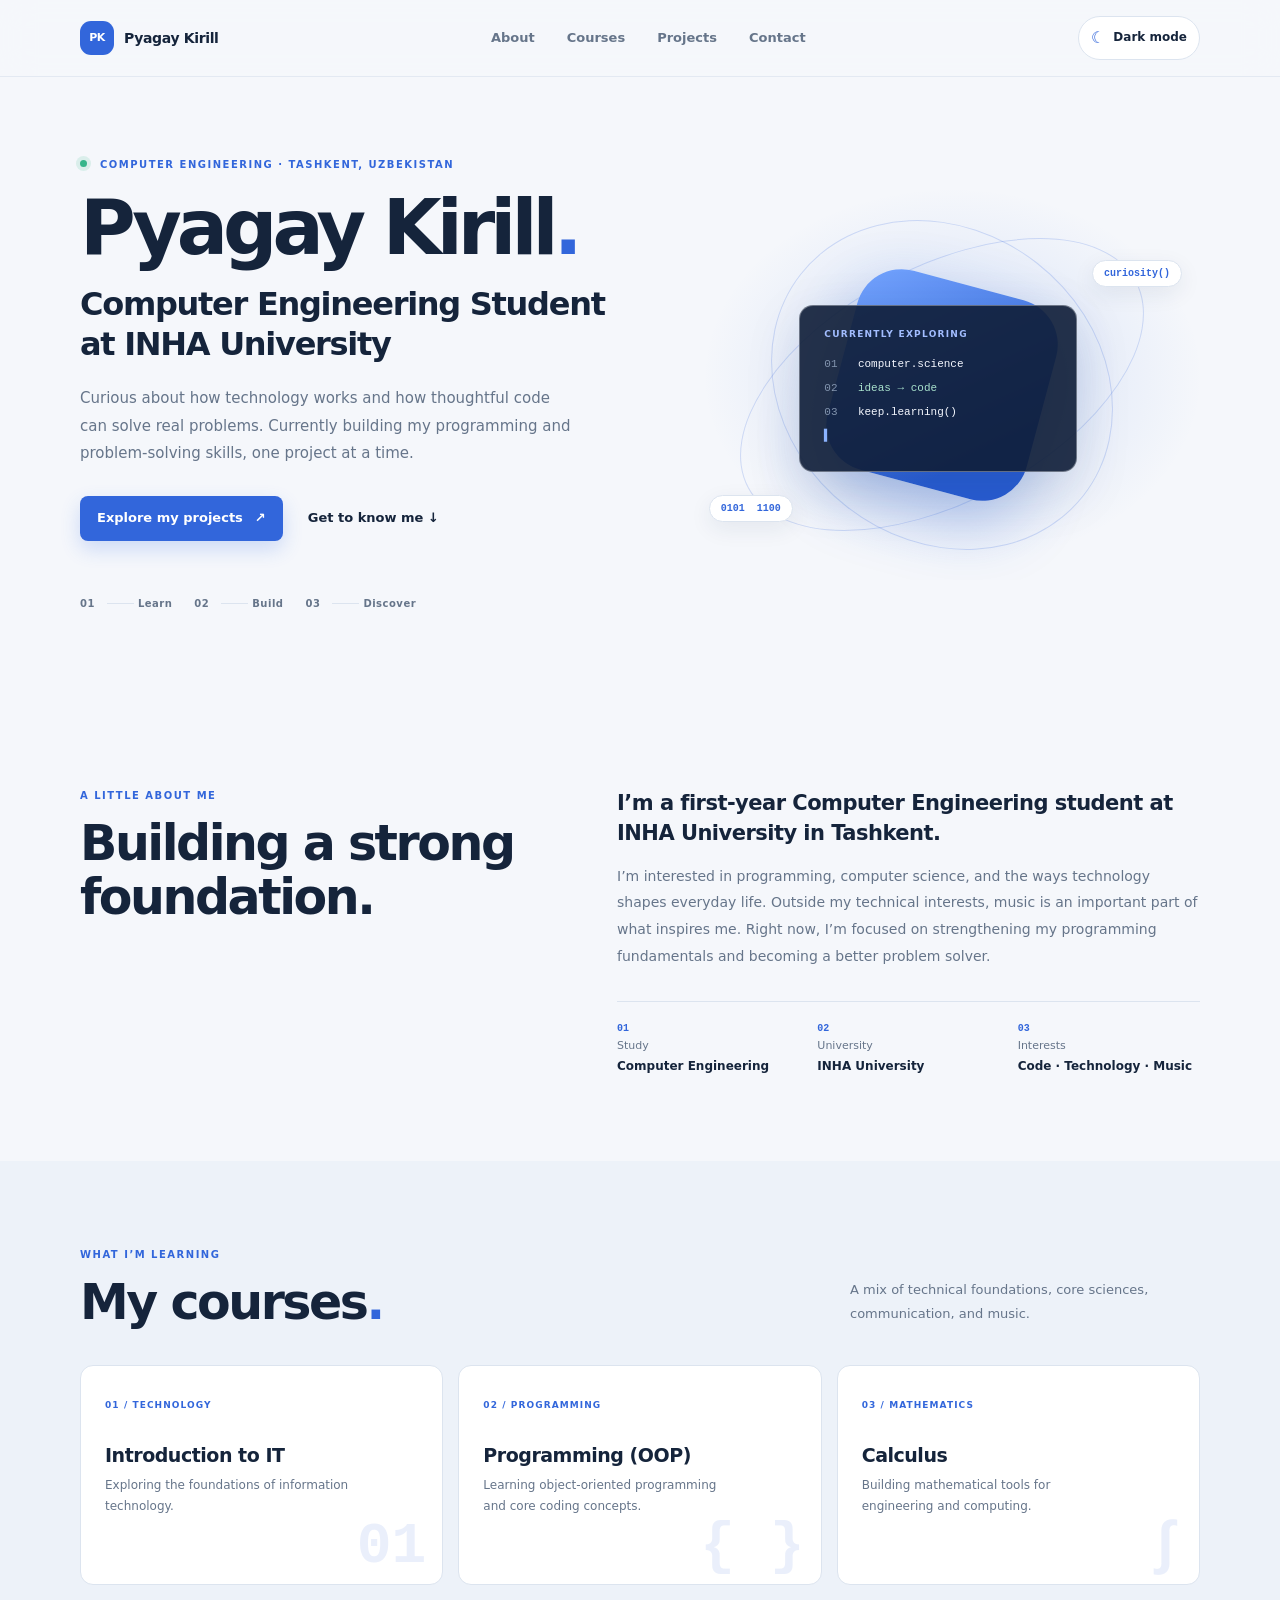
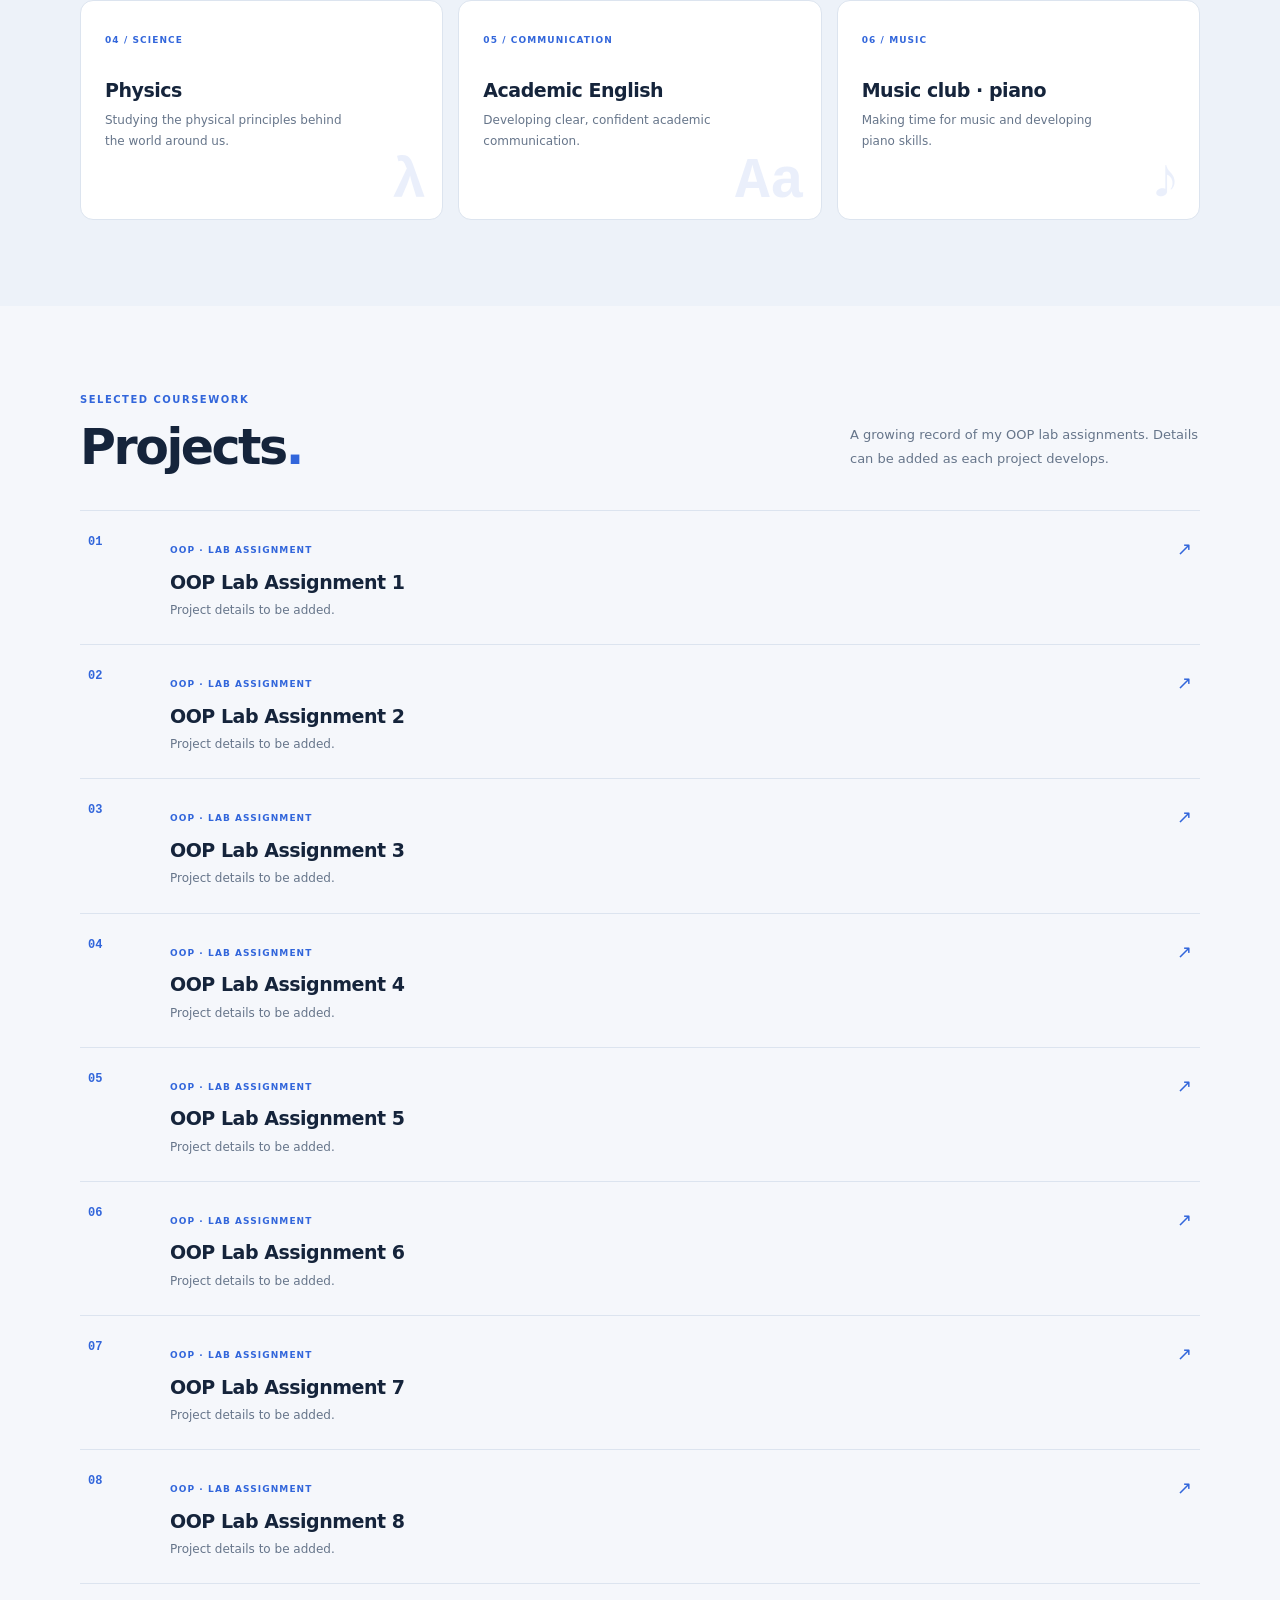
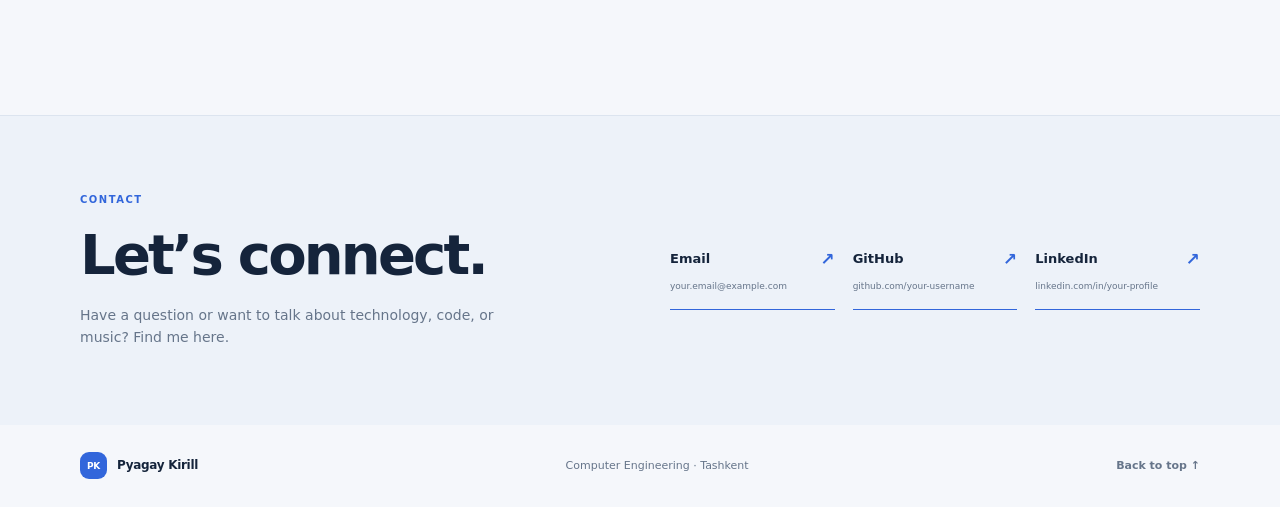
<file: index.html>
<!doctype html>
<html lang="en">
<head>
  <meta charset="utf-8">
  <meta name="viewport" content="width=device-width, initial-scale=1">
  <meta name="theme-color" content="#f5f7fb">
  <meta name="description" content="Pyagay Kirill, Computer Engineering student at INHA University in Tashkent.">
  <title>Pyagay Kirill — Computer Engineering Student</title>
  <link rel="stylesheet" href="styles.css">
  <script src="script.js" defer></script>
</head>
<body>
  <a class="skip-link" href="#main">Skip to content</a>
  <header class="site-header">
    <nav class="nav container" aria-label="Main navigation">
      <a class="brand" href="#home" aria-label="Pyagay Kirill, home"><span class="brand-mark">PK</span><span>Pyagay Kirill</span></a>
      <button class="menu-toggle" type="button" aria-expanded="false" aria-controls="nav-links" aria-label="Open navigation"><span></span><span></span></button>
      <div class="nav-links" id="nav-links">
        <a href="#about">About</a><a href="#courses">Courses</a><a href="#projects">Projects</a><a href="#contact">Contact</a>
      </div>
      <button class="theme-toggle" type="button" aria-label="Switch to dark mode" title="Switch theme"><span class="theme-icon" aria-hidden="true">☾</span><span class="theme-label">Dark mode</span></button>
    </nav>
  </header>

  <main id="main">
    <section class="hero container" id="home" aria-labelledby="hero-title">
      <div class="hero-copy">
        <p class="eyebrow"><span class="status-dot"></span> Computer Engineering · Tashkent, Uzbekistan</p>
        <h1 id="hero-title">Pyagay Kirill<span class="hero-period">.</span></h1>
        <p class="hero-role">Computer Engineering Student<br>at INHA University</p>
        <p class="hero-intro">Curious about how technology works and how thoughtful code can solve real problems. Currently building my programming and problem-solving skills, one project at a time.</p>
        <div class="hero-actions"><a class="button button-primary" href="#projects">Explore my projects <span aria-hidden="true">↗</span></a><a class="text-link" href="#about">Get to know me <span aria-hidden="true">↓</span></a></div>
        <div class="hero-meta"><span>01 <i></i> Learn</span><span>02 <i></i> Build</span><span>03 <i></i> Discover</span></div>
      </div>
      <div class="hero-art" aria-label="Abstract illustration of ideas and code" role="img">
        <div class="art-orbit orbit-one"></div><div class="art-orbit orbit-two"></div><div class="art-square"></div>
        <div class="art-card"><span class="code-label">CURRENTLY EXPLORING</span><span class="code-line"><b>01</b> computer.science</span><span class="code-line"><b>02</b> ideas → code</span><span class="code-line"><b>03</b> keep.learning()</span><span class="cursor">▍</span></div>
        <span class="art-tag tag-one">curiosity()</span><span class="art-tag tag-two">0101&nbsp; 1100</span>
      </div>
    </section>

    <section class="section container about-section" id="about" aria-labelledby="about-title">
      <div class="section-heading"><p class="eyebrow">A little about me</p><h2 id="about-title">Building a strong<br>foundation.</h2></div>
      <div class="about-content"><p class="about-lead">I’m a first-year Computer Engineering student at INHA University in Tashkent.</p><p>I’m interested in programming, computer science, and the ways technology shapes everyday life. Outside my technical interests, music is an important part of what inspires me. Right now, I’m focused on strengthening my programming fundamentals and becoming a better problem solver.</p><div class="about-facts"><div><span class="fact-number">01</span><span>Study</span><strong>Computer Engineering</strong></div><div><span class="fact-number">02</span><span>University</span><strong>INHA University</strong></div><div><span class="fact-number">03</span><span>Interests</span><strong>Code · Technology · Music</strong></div></div></div>
    </section>

    <section class="section courses-section" id="courses" aria-labelledby="courses-title"><div class="container"><div class="section-top"><div class="section-heading"><p class="eyebrow">What I’m learning</p><h2 id="courses-title">My courses<span class="blue-period">.</span></h2></div><p class="section-note">A mix of technical foundations, core sciences, communication, and music.</p></div>
      <div class="course-grid">
        <article class="course-card"><span class="course-index">01 / TECHNOLOGY</span><span class="course-symbol" aria-hidden="true">01</span><h3>Introduction to IT</h3><p>Exploring the foundations of information technology.</p></article>
        <article class="course-card"><span class="course-index">02 / PROGRAMMING</span><span class="course-symbol" aria-hidden="true">{ }</span><h3>Programming (OOP)</h3><p>Learning object-oriented programming and core coding concepts.</p></article>
        <article class="course-card"><span class="course-index">03 / MATHEMATICS</span><span class="course-symbol" aria-hidden="true">∫</span><h3>Calculus</h3><p>Building mathematical tools for engineering and computing.</p></article>
        <article class="course-card"><span class="course-index">04 / SCIENCE</span><span class="course-symbol" aria-hidden="true">λ</span><h3>Physics</h3><p>Studying the physical principles behind the world around us.</p></article>
        <article class="course-card"><span class="course-index">05 / COMMUNICATION</span><span class="course-symbol" aria-hidden="true">Aa</span><h3>Academic English</h3><p>Developing clear, confident academic communication.</p></article>
        <article class="course-card"><span class="course-index">06 / MUSIC</span><span class="course-symbol" aria-hidden="true">♪</span><h3>Music club · piano</h3><p>Making time for music and developing piano skills.</p></article>
      </div>
    </div></section>

    <section class="section container" id="projects" aria-labelledby="projects-title"><div class="section-top"><div class="section-heading"><p class="eyebrow">Selected coursework</p><h2 id="projects-title">Projects<span class="blue-period">.</span></h2></div><p class="section-note">A growing record of my OOP lab assignments. Details can be added as each project develops.</p></div>
      <div class="project-list">
        <!-- Duplicate a project-card article to add another assignment. -->
        <article class="project-card"><div class="project-number">01</div><div class="project-info"><span class="project-type">OOP · LAB ASSIGNMENT</span><h3>OOP Lab Assignment 1</h3><p>Project details to be added.</p></div><span class="project-arrow" aria-hidden="true">↗</span></article>
        <article class="project-card"><div class="project-number">02</div><div class="project-info"><span class="project-type">OOP · LAB ASSIGNMENT</span><h3>OOP Lab Assignment 2</h3><p>Project details to be added.</p></div><span class="project-arrow" aria-hidden="true">↗</span></article>
        <article class="project-card"><div class="project-number">03</div><div class="project-info"><span class="project-type">OOP · LAB ASSIGNMENT</span><h3>OOP Lab Assignment 3</h3><p>Project details to be added.</p></div><span class="project-arrow" aria-hidden="true">↗</span></article>
        <article class="project-card"><div class="project-number">04</div><div class="project-info"><span class="project-type">OOP · LAB ASSIGNMENT</span><h3>OOP Lab Assignment 4</h3><p>Project details to be added.</p></div><span class="project-arrow" aria-hidden="true">↗</span></article>
        <article class="project-card"><div class="project-number">05</div><div class="project-info"><span class="project-type">OOP · LAB ASSIGNMENT</span><h3>OOP Lab Assignment 5</h3><p>Project details to be added.</p></div><span class="project-arrow" aria-hidden="true">↗</span></article>
        <article class="project-card"><div class="project-number">06</div><div class="project-info"><span class="project-type">OOP · LAB ASSIGNMENT</span><h3>OOP Lab Assignment 6</h3><p>Project details to be added.</p></div><span class="project-arrow" aria-hidden="true">↗</span></article>
        <article class="project-card"><div class="project-number">07</div><div class="project-info"><span class="project-type">OOP · LAB ASSIGNMENT</span><h3>OOP Lab Assignment 7</h3><p>Project details to be added.</p></div><span class="project-arrow" aria-hidden="true">↗</span></article>
        <article class="project-card"><div class="project-number">08</div><div class="project-info"><span class="project-type">OOP · LAB ASSIGNMENT</span><h3>OOP Lab Assignment 8</h3><p>Project details to be added.</p></div><span class="project-arrow" aria-hidden="true">↗</span></article>
      </div>
    </section>

    <section class="contact-section" id="contact" aria-labelledby="contact-title"><div class="container contact-inner"><div><p class="eyebrow">Contact</p><h2 id="contact-title">Let’s connect.</h2><p class="contact-copy">Have a question or want to talk about technology, code, or music? Find me here.</p></div><div class="contact-links"><a class="contact-link" href="mailto:your.email@example.com"><span>Email</span><span aria-hidden="true">↗</span><small>your.email@example.com</small></a><a class="contact-link" href="https://github.com/your-username" target="_blank" rel="noopener noreferrer"><span>GitHub</span><span aria-hidden="true">↗</span><small>github.com/your-username</small></a><a class="contact-link" href="https://www.linkedin.com/in/your-profile" target="_blank" rel="noopener noreferrer"><span>LinkedIn</span><span aria-hidden="true">↗</span><small>linkedin.com/in/your-profile</small></a></div></div></section>
  </main>
  <footer class="footer container"><a class="brand" href="#home"><span class="brand-mark">PK</span><span>Pyagay Kirill</span></a><span>Computer Engineering · Tashkent</span><a href="#home" class="back-top">Back to top ↑</a></footer>
</body>
</html>
</file>
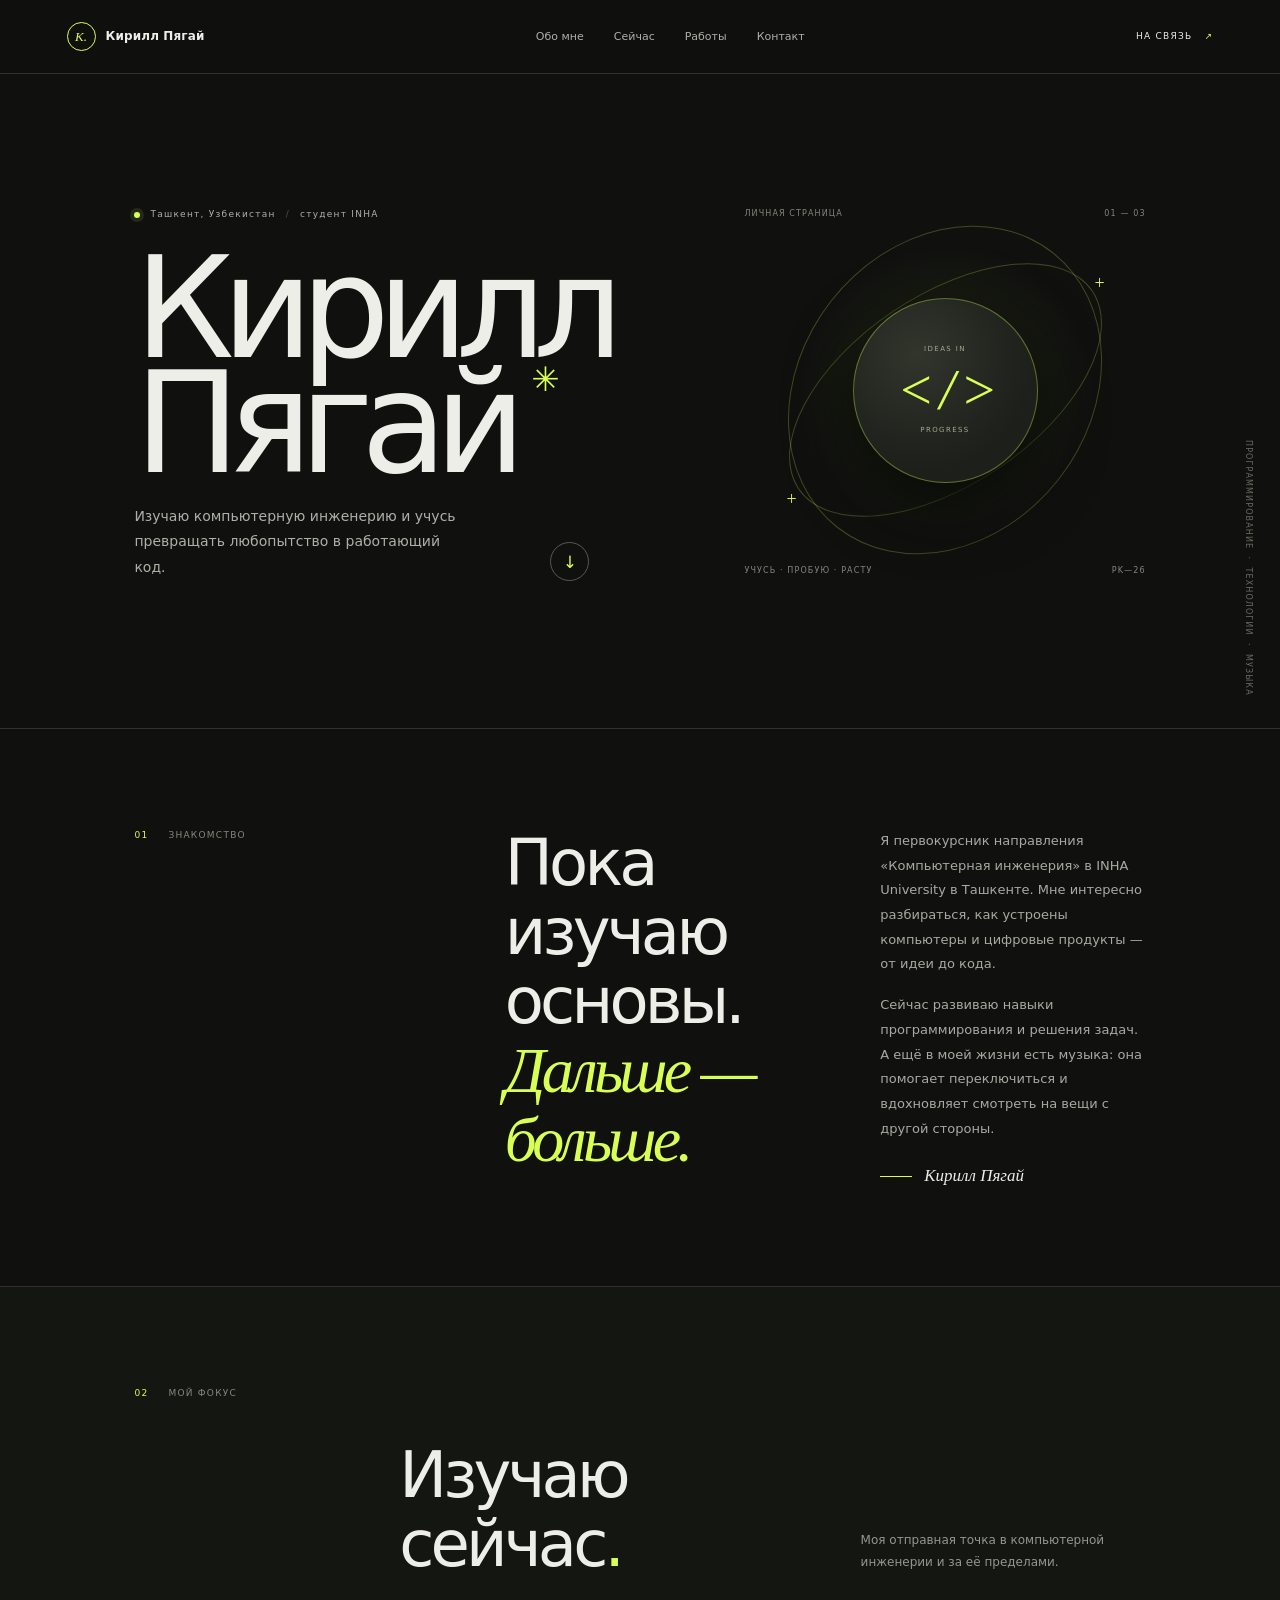
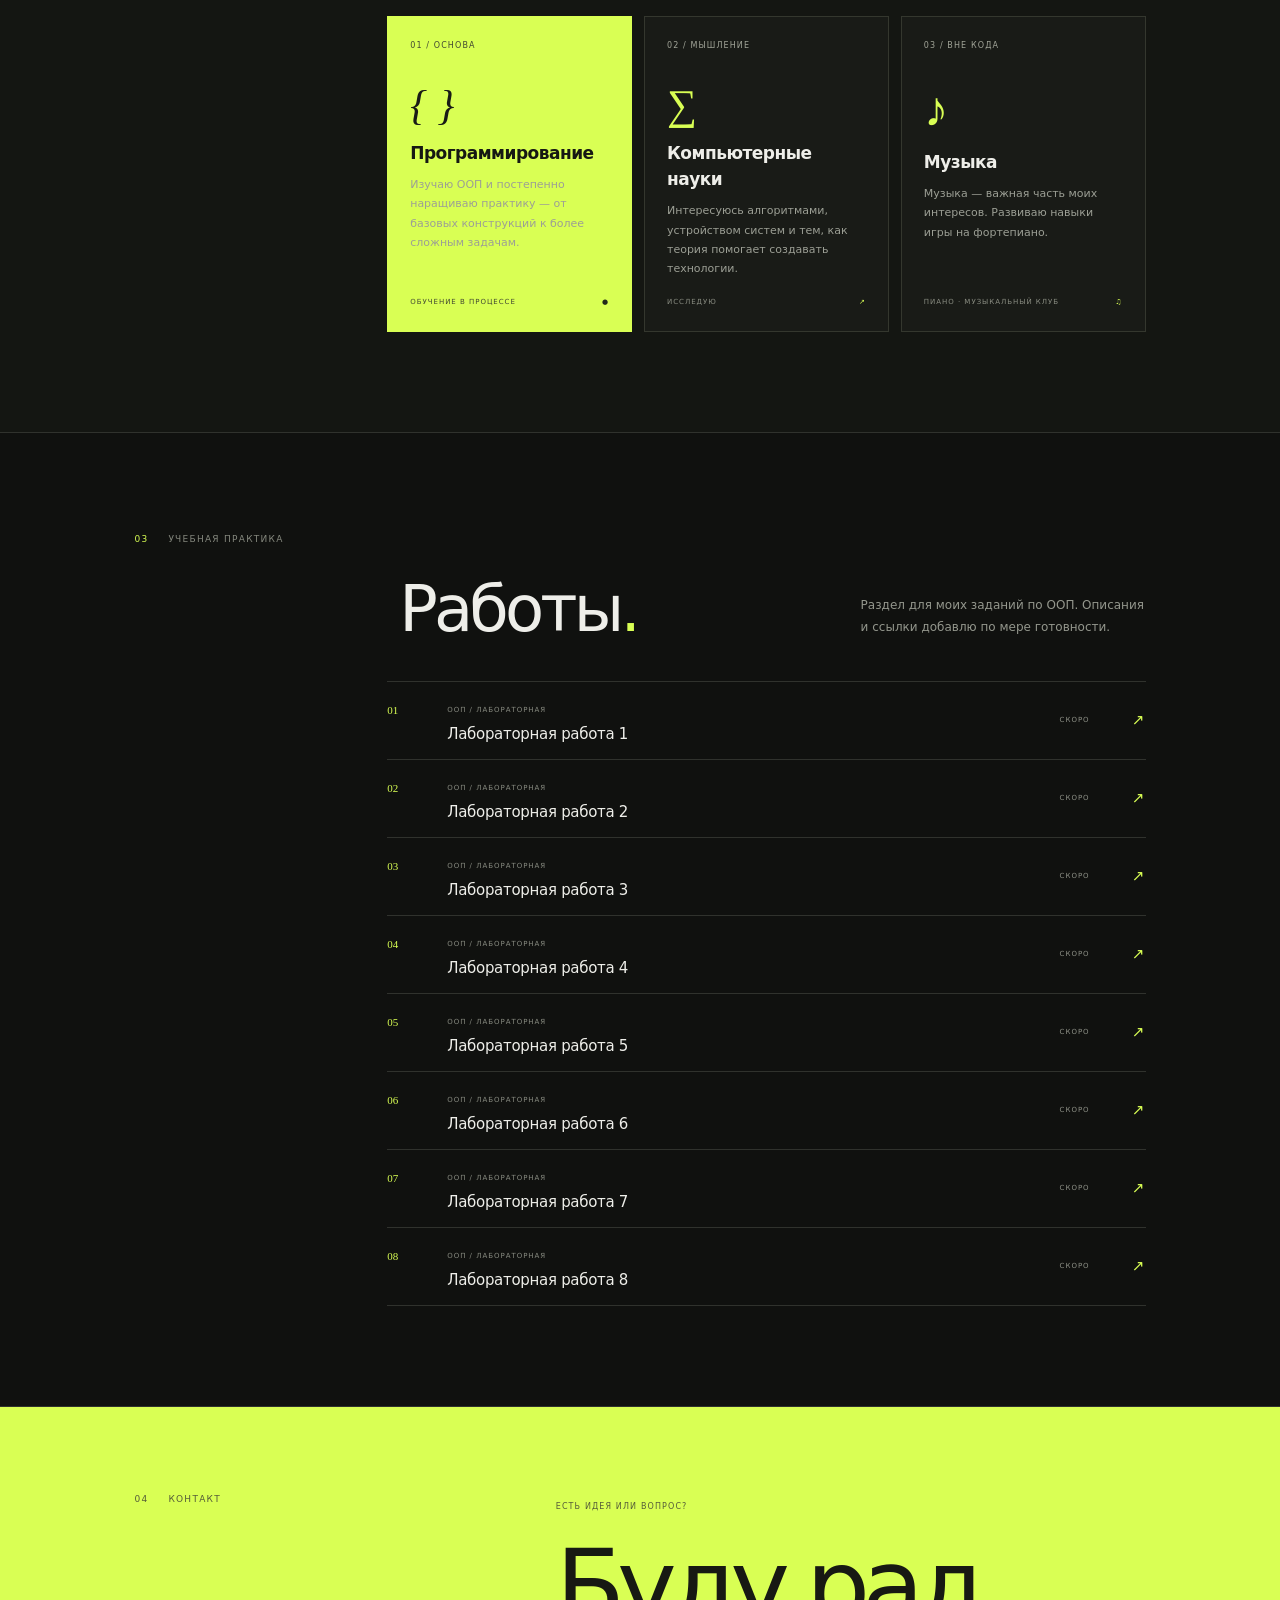
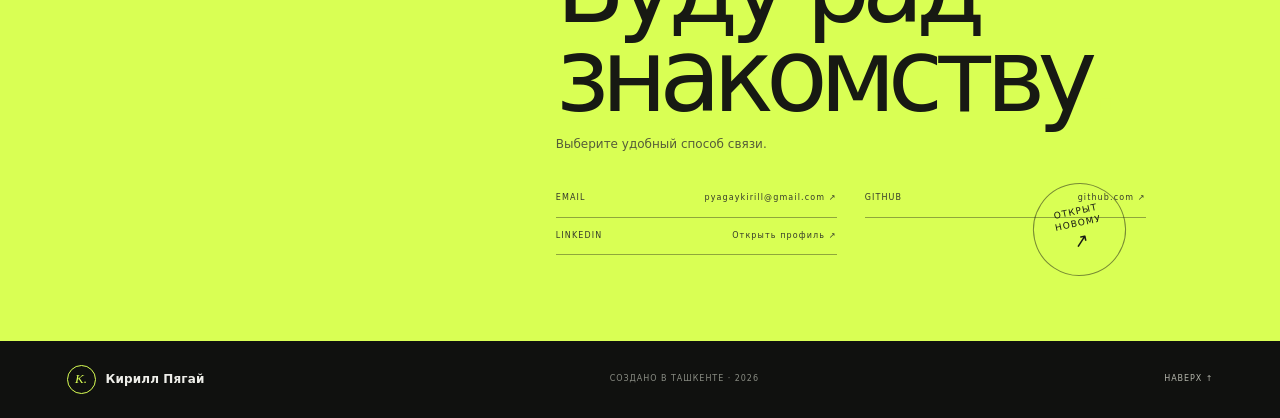
<file: kirill-site/index.html>
<!doctype html>
<html lang="ru">
<head>
  <meta charset="utf-8">
  <meta name="viewport" content="width=device-width, initial-scale=1">
  <meta name="theme-color" content="#10110f">
  <meta name="description" content="Кирилл Пягай — студент компьютерной инженерии INHA University в Ташкенте.">
  <title>Кирилл Пягай — учусь создавать</title>
  <link rel="stylesheet" href="styles.css">
  <script src="script.js" defer></script>
</head>
<body>
  <header class="topbar">
    <a class="wordmark" href="#top" aria-label="Кирилл, наверх"><span class="wordmark-symbol">К.</span><span>Кирилл Пягай</span></a>
    <button class="menu-button" type="button" aria-expanded="false" aria-controls="site-nav" aria-label="Открыть меню"><span></span><span></span></button>
    <nav id="site-nav" class="nav" aria-label="Основная навигация">
      <a href="#about">Обо мне</a><a href="#now">Сейчас</a><a href="#work">Работы</a><a href="#contact">Контакт</a>
    </nav>
    <a class="top-index" href="#contact">НА СВЯЗЬ <span aria-hidden="true">↗</span></a>
  </header>

  <main id="top">
    <section class="hero" aria-labelledby="hero-title">
      <div class="hero-copy">
        <p class="overline"><span class="live-dot"></span> Ташкент, Узбекистан <span class="overline-divider">/</span> студент INHA</p>
        <h1 id="hero-title">Кирилл<br>Пягай<span class="hero-star">✳</span></h1>
        <div class="hero-bottom"><p>Изучаю компьютерную инженерию и учусь превращать любопытство в работающий код.</p><a class="round-link" href="#about" aria-label="Перейти к разделу обо мне">↓</a></div>
      </div>
      <div class="hero-visual" aria-hidden="true">
        <div class="visual-caption caption-top"><span>ЛИЧНАЯ СТРАНИЦА</span><span>01 — 03</span></div>
        <div class="orbit orbit-a"></div><div class="orbit orbit-b"></div>
        <div class="core"><span class="core-small">IDEAS IN</span><span class="core-code">&lt; / &gt;</span><span class="core-small">PROGRESS</span></div>
        <div class="visual-cross cross-a">+</div><div class="visual-cross cross-b">+</div>
        <div class="visual-caption caption-bottom"><span>УЧУСЬ · ПРОБУЮ · РАСТУ</span><span>PK—26</span></div>
      </div>
      <div class="hero-edge" aria-hidden="true">ПРОГРАММИРОВАНИЕ&nbsp; · &nbsp;ТЕХНОЛОГИИ&nbsp; · &nbsp;МУЗЫКА</div>
    </section>

    <section class="intro section" id="about">
      <div class="section-label"><span>01</span><span>ЗНАКОМСТВО</span></div>
      <div class="intro-content"><h2>Пока изучаю основы.<br><em>Дальше — больше.</em></h2><div class="intro-text"><p>Я первокурсник направления «Компьютерная инженерия» в INHA University в Ташкенте. Мне интересно разбираться, как устроены компьютеры и цифровые продукты — от идеи до кода.</p><p>Сейчас развиваю навыки программирования и решения задач. А ещё в моей жизни есть музыка: она помогает переключиться и вдохновляет смотреть на вещи с другой стороны.</p><div class="intro-signature"><span class="signature-line"></span><span>Кирилл Пягай</span></div></div></div>
    </section>

    <section class="now section" id="now">
      <div class="section-label"><span>02</span><span>МОЙ ФОКУС</span></div>
      <div class="now-heading"><h2>Изучаю сейчас<span class="accent">.</span></h2><p>Моя отправная точка в компьютерной инженерии и за её пределами.</p></div>
      <div class="focus-grid">
        <article class="focus-card focus-feature"><span class="card-num">01 / ОСНОВА</span><span class="focus-glyph">{ }</span><h3>Программирование</h3><p>Изучаю ООП и постепенно наращиваю практику — от базовых конструкций к более сложным задачам.</p><span class="card-foot">ОБУЧЕНИЕ В ПРОЦЕССЕ <span>●</span></span></article>
        <article class="focus-card"><span class="card-num">02 / МЫШЛЕНИЕ</span><span class="focus-glyph">∑</span><h3>Компьютерные науки</h3><p>Интересуюсь алгоритмами, устройством систем и тем, как теория помогает создавать технологии.</p><span class="card-foot">ИССЛЕДУЮ <span>↗</span></span></article>
        <article class="focus-card"><span class="card-num">03 / ВНЕ КОДА</span><span class="focus-glyph music-glyph">♪</span><h3>Музыка</h3><p>Музыка — важная часть моих интересов. Развиваю навыки игры на фортепиано.</p><span class="card-foot">ПИАНО · МУЗЫКАЛЬНЫЙ КЛУБ <span>♫</span></span></article>
      </div>
    </section>

    <section class="work section" id="work">
      <div class="section-label"><span>03</span><span>УЧЕБНАЯ ПРАКТИКА</span></div>
      <div class="work-heading"><h2>Работы<span class="accent">.</span></h2><p>Раздел для моих заданий по ООП. Описания и ссылки добавлю по мере готовности.</p></div>
      <div class="work-list">
        <!-- Чтобы добавить работу, скопируйте article.work-row и обновите номер и название. -->
        <article class="work-row"><span class="work-index">01</span><div><span class="work-category">ООП / ЛАБОРАТОРНАЯ</span><h3>Лабораторная работа 1</h3></div><span class="work-state">СКОРО <span>↗</span></span></article>
        <article class="work-row"><span class="work-index">02</span><div><span class="work-category">ООП / ЛАБОРАТОРНАЯ</span><h3>Лабораторная работа 2</h3></div><span class="work-state">СКОРО <span>↗</span></span></article>
        <article class="work-row"><span class="work-index">03</span><div><span class="work-category">ООП / ЛАБОРАТОРНАЯ</span><h3>Лабораторная работа 3</h3></div><span class="work-state">СКОРО <span>↗</span></span></article>
        <article class="work-row"><span class="work-index">04</span><div><span class="work-category">ООП / ЛАБОРАТОРНАЯ</span><h3>Лабораторная работа 4</h3></div><span class="work-state">СКОРО <span>↗</span></span></article>
        <article class="work-row"><span class="work-index">05</span><div><span class="work-category">ООП / ЛАБОРАТОРНАЯ</span><h3>Лабораторная работа 5</h3></div><span class="work-state">СКОРО <span>↗</span></span></article>
        <article class="work-row"><span class="work-index">06</span><div><span class="work-category">ООП / ЛАБОРАТОРНАЯ</span><h3>Лабораторная работа 6</h3></div><span class="work-state">СКОРО <span>↗</span></span></article>
        <article class="work-row"><span class="work-index">07</span><div><span class="work-category">ООП / ЛАБОРАТОРНАЯ</span><h3>Лабораторная работа 7</h3></div><span class="work-state">СКОРО <span>↗</span></span></article>
        <article class="work-row"><span class="work-index">08</span><div><span class="work-category">ООП / ЛАБОРАТОРНАЯ</span><h3>Лабораторная работа 8</h3></div><span class="work-state">СКОРО <span>↗</span></span></article>
      </div>
    </section>

    <section class="contact" id="contact">
      <div class="section-label"><span>04</span><span>КОНТАКТ</span></div>
      <div class="contact-main"><p class="overline">ЕСТЬ ИДЕЯ ИЛИ ВОПРОС?</p><h2>Буду рад<br>знакомству<span class="accent">.</span></h2><p class="contact-note">Выберите удобный способ связи.</p><div class="contact-links"><a class="contact-placeholder" href="mailto:pyagaykirill@gmail.com"><span>EMAIL</span><span>pyagaykirill@gmail.com ↗</span></a><a class="contact-placeholder" href="https://github.com/" target="_blank" rel="noopener noreferrer"><span>GITHUB</span><span>github.com ↗</span></a><a class="contact-placeholder" href="https://uz.linkedin.com/in/kirill-pyagay-b3a35a44b" target="_blank" rel="noopener noreferrer"><span>LINKEDIN</span><span>Открыть профиль ↗</span></a></div></div>
      <div class="contact-stamp" aria-hidden="true">ОТКРЫТ<br>НОВОМУ <span>↗</span></div>
    </section>
  </main>

  <footer class="footer"><a class="wordmark" href="#top"><span class="wordmark-symbol">К.</span><span>Кирилл Пягай</span></a><span>СОЗДАНО В ТАШКЕНТЕ · 2026</span><a href="#top">НАВЕРХ ↑</a></footer>
</body>
</html>
</file>
<file: styles.css>
/* Calm, editorial portfolio palette with a blue technical accent. */
:root{color-scheme:light;--bg:#f5f7fb;--surface:#fff;--surface-soft:#edf2f9;--text:#15243b;--muted:#66758a;--line:#dce4ef;--blue:#3266db;--blue-strong:#204eb7;--glow:rgba(54,112,226,.17);--shadow:0 18px 55px rgba(21,54,108,.13)}
:root[data-theme="dark"]{color-scheme:dark;--bg:#0b1220;--surface:#121d2e;--surface-soft:#17253a;--text:#edf3fc;--muted:#a1b0c4;--line:#293a52;--blue:#85aaff;--blue-strong:#a4beff;--glow:rgba(65,120,231,.25);--shadow:0 18px 55px rgba(0,0,0,.36)}
*{box-sizing:border-box}html{scroll-behavior:smooth;scroll-padding-top:88px}body{margin:0;background:var(--bg);color:var(--text);font-family:Inter,"Aptos",ui-sans-serif,system-ui,-apple-system,"Segoe UI",sans-serif;line-height:1.6;transition:background .25s,color .25s}a{color:inherit;text-decoration:none}button{font:inherit}.container{width:min(1120px,calc(100% - 48px));margin-inline:auto}.skip-link{position:fixed;z-index:30;top:8px;left:8px;padding:9px 14px;border-radius:7px;background:var(--surface);color:var(--text);transform:translateY(-150%)}.skip-link:focus{transform:translateY(0)}:focus-visible{outline:3px solid var(--blue);outline-offset:4px}.site-header{position:sticky;top:0;z-index:10;background:color-mix(in srgb,var(--bg) 88%,transparent);backdrop-filter:blur(16px);border-bottom:1px solid color-mix(in srgb,var(--line) 75%,transparent)}.nav{height:76px;display:flex;align-items:center;justify-content:space-between;gap:24px}.brand{display:inline-flex;align-items:center;gap:10px;font-size:14px;font-weight:750;letter-spacing:-.025em;white-space:nowrap}.brand-mark{display:grid;place-items:center;width:34px;height:34px;border-radius:11px;background:var(--blue);color:#fff;font-size:11px;font-weight:800;letter-spacing:-.04em}.nav-links{display:flex;align-items:center;gap:32px;color:var(--muted);font-size:13px;font-weight:620}.nav-links a,.text-link,.back-top{transition:color .18s ease}.nav-links a:hover,.text-link:hover,.back-top:hover{color:var(--blue)}.theme-toggle{display:inline-flex;align-items:center;gap:8px;border:1px solid var(--line);border-radius:999px;padding:8px 12px;background:var(--surface);color:var(--text);font-size:12px;font-weight:650;cursor:pointer}.theme-icon{font-size:16px;color:var(--blue)}.menu-toggle{display:none}.hero{min-height:625px;display:grid;grid-template-columns:1.05fr .95fr;align-items:center;gap:35px;padding-block:76px 86px}.eyebrow{margin:0 0 16px;color:var(--blue);font-size:10px;font-weight:780;letter-spacing:.15em;text-transform:uppercase}.status-dot{display:inline-block;width:7px;height:7px;margin-right:8px;border-radius:50%;background:#36b58a;box-shadow:0 0 0 4px rgba(54,181,138,.14);vertical-align:1px}.hero h1{margin:0;font-size:clamp(48px,6.2vw,76px);line-height:1.02;letter-spacing:-.065em}.hero-period{color:var(--blue)}.hero-role{margin:17px 0 0;font-size:clamp(22px,2.7vw,32px);line-height:1.27;font-weight:620;letter-spacing:-.04em}.hero-intro{max-width:500px;margin:20px 0 28px;color:var(--muted);font-size:15px;line-height:1.85}.hero-actions{display:flex;align-items:center;gap:25px}.button{display:inline-flex;align-items:center;gap:12px;padding:12px 17px;border-radius:8px;font-size:13px;font-weight:700;transition:background .2s,transform .2s,box-shadow .2s}.button-primary{background:var(--blue);color:#fff;box-shadow:0 8px 20px rgba(39,100,231,.2)}.button-primary:hover{background:var(--blue-strong);transform:translateY(-2px);box-shadow:0 11px 26px rgba(39,100,231,.25)}.text-link{font-size:13px;font-weight:650}.hero-meta{display:flex;gap:22px;margin-top:55px;color:var(--muted);font-size:10px;font-weight:720;letter-spacing:.05em}.hero-meta i{display:inline-block;width:27px;height:1px;margin:0 0 3px 8px;background:var(--line)}.hero-art{position:relative;min-height:390px;display:grid;place-items:center;overflow:hidden;border-radius:34px;background:radial-gradient(ellipse at 52% 48%,var(--glow),transparent 66%)}.art-orbit{position:absolute;border:1px solid color-mix(in srgb,var(--blue) 20%,transparent);border-radius:50%;transform:rotate(-28deg)}.orbit-one{width:440px;height:235px}.orbit-two{width:360px;height:310px;transform:rotate(38deg)}.art-square{position:absolute;width:206px;height:206px;border-radius:46px;background:linear-gradient(140deg,#75a5ff,#285cd1 78%);transform:rotate(15deg);box-shadow:0 25px 65px rgba(32,90,205,.3)}.art-card{z-index:1;position:relative;width:278px;padding:22px 24px;border:1px solid rgba(255,255,255,.34);border-radius:14px;background:rgba(16,30,57,.91);color:#f5f8ff;box-shadow:var(--shadow);font:11px/2.2 ui-monospace,SFMono-Regular,Consolas,monospace;transform:translate(-4px,4px)}.code-label{display:block;margin-bottom:10px;color:#a2bdff;font:700 9px/1.5 Inter,system-ui,sans-serif;letter-spacing:.14em}.code-line{display:block}.code-line b{display:inline-block;width:27px;color:#8294ae;font-weight:400}.code-line:nth-of-type(3){color:#a8e1cc}.cursor{color:#8bb3ff}.art-tag{position:absolute;z-index:2;padding:7px 11px;border:1px solid var(--line);border-radius:999px;background:var(--surface);color:var(--blue);font:600 10px ui-monospace,monospace;box-shadow:0 7px 22px rgba(22,47,90,.08)}.tag-one{top:70px;right:18px}.tag-two{bottom:58px;left:24px}.section{padding-block:86px}.section-heading .eyebrow{margin-bottom:13px}.section-heading h2,.contact-inner h2{margin:0;font-size:clamp(36px,4vw,49px);line-height:1.1;letter-spacing:-.05em}.about-section{display:grid;grid-template-columns:.9fr 1.1fr;gap:60px;align-items:start}.about-content{max-width:650px}.about-lead{margin:0 0 14px;font-size:21px;font-weight:650;line-height:1.45;letter-spacing:-.025em}.about-content>p:not(.about-lead){margin:0;color:var(--muted);font-size:14px;line-height:1.9}.about-facts{display:grid;grid-template-columns:repeat(3,1fr);gap:18px;margin-top:32px;padding-top:21px;border-top:1px solid var(--line)}.about-facts div{display:grid;gap:3px}.fact-number{color:var(--blue);font:700 10px ui-monospace,monospace}.about-facts div>span:nth-child(2){color:var(--muted);font-size:11px}.about-facts strong{font-size:12px;line-height:1.45}.courses-section{background:var(--surface-soft)}.section-top{display:flex;justify-content:space-between;align-items:end;gap:40px;margin-bottom:35px}.section-note{max-width:350px;margin:0 0 5px;color:var(--muted);font-size:13px;line-height:1.8}.blue-period{color:var(--blue)}.course-grid{display:grid;grid-template-columns:repeat(3,1fr);gap:15px}.course-card{position:relative;min-height:220px;overflow:hidden;padding:24px;border:1px solid var(--line);border-radius:13px;background:var(--surface);transition:transform .2s,border-color .2s,box-shadow .2s}.course-card:hover{transform:translateY(-4px);border-color:color-mix(in srgb,var(--blue) 50%,var(--line));box-shadow:var(--shadow)}.course-index,.project-type{color:var(--blue);font-size:9px;font-weight:750;letter-spacing:.12em}.course-card h3{position:relative;z-index:1;margin:27px 0 8px;font-size:19px;line-height:1.3;letter-spacing:-.025em}.course-card p{position:relative;z-index:1;max-width:255px;margin:0;color:var(--muted);font-size:12px;line-height:1.75}.course-symbol{position:absolute;right:16px;bottom:5px;color:color-mix(in srgb,var(--blue) 10%,transparent);font:700 58px ui-monospace,monospace}.project-list{border-top:1px solid var(--line)}.project-card{display:grid;grid-template-columns:64px 1fr 35px;gap:18px;padding:24px 8px;border-bottom:1px solid var(--line);align-items:start;transition:padding .2s,background .2s}.project-card:hover{padding-inline:15px;background:color-mix(in srgb,var(--surface-soft) 58%,transparent)}.project-number{color:var(--blue);font:700 12px ui-monospace,monospace}.project-info h3{margin:6px 0 4px;font-size:19px;letter-spacing:-.025em}.project-info p{margin:0;color:var(--muted);font-size:12px}.project-arrow{justify-self:end;color:var(--blue);font-size:18px}.contact-section{margin-top:45px;padding:76px 0;background:var(--surface-soft);border-top:1px solid var(--line)}.contact-inner{display:grid;grid-template-columns:1fr 1fr;gap:60px;align-items:center}.contact-inner h2{font-size:clamp(38px,5vw,56px)}.contact-copy{max-width:430px;margin:18px 0 0;color:var(--muted);font-size:14px}.contact-links{display:grid;grid-template-columns:repeat(3,minmax(0,1fr));gap:18px}.contact-link{display:grid;grid-template-columns:1fr auto;gap:6px 10px;align-items:center;padding:15px 0;border-bottom:1px solid var(--blue);font-size:13px;font-weight:700}.contact-link>span:nth-child(2){color:var(--blue);font-size:17px}.contact-link small{grid-column:1/-1;color:var(--muted);font-size:9px;font-weight:500;overflow-wrap:anywhere}.contact-link:hover{color:var(--blue)}.footer{min-height:82px;display:flex;justify-content:space-between;align-items:center;gap:18px;color:var(--muted);font-size:11px}.footer .brand{color:var(--text);font-size:12px}.footer .brand-mark{width:27px;height:27px;border-radius:9px;font-size:9px}.back-top{font-weight:650}
@media(max-width:850px){.container{width:min(100% - 40px,680px)}.nav{height:70px;gap:12px}.nav-links{gap:19px}.nav-links a{font-size:12px}.hero{grid-template-columns:1fr;gap:12px;padding-block:66px 45px}.hero-art{min-height:330px;margin-top:10px}.hero-meta{margin-top:36px}.about-section{grid-template-columns:1fr;gap:27px;padding-block:64px}.about-content{margin-left:0}.section{padding-block:65px}.course-grid{grid-template-columns:repeat(2,1fr)}.contact-inner{grid-template-columns:1fr;gap:30px}.contact-links{max-width:650px}}
@media(max-width:560px){.container{width:calc(100% - 36px)}html{scroll-padding-top:72px}.nav{height:66px;justify-content:initial}.brand{gap:8px;font-size:13px}.brand-mark{width:30px;height:30px}.menu-toggle{display:flex;flex-direction:column;justify-content:center;gap:5px;margin-left:auto;width:38px;height:38px;border:1px solid var(--line);border-radius:9px;background:var(--surface);cursor:pointer}.menu-toggle span{width:15px;height:1.5px;margin-inline:auto;background:var(--text);transition:transform .18s}.menu-toggle[aria-expanded="true"] span:first-child{transform:translateY(3.25px) rotate(45deg)}.menu-toggle[aria-expanded="true"] span:last-child{transform:translateY(-3.25px) rotate(-45deg)}.theme-toggle{padding:7px 9px}.theme-label{display:none}.nav-links{position:absolute;top:65px;left:0;right:0;display:none;align-items:stretch;gap:0;padding:8px 18px 15px;border-bottom:1px solid var(--line);background:var(--bg);box-shadow:0 14px 20px rgba(15,38,77,.07)}.nav-links.is-open{display:flex;flex-direction:column}.nav-links a{padding:11px 4px;font-size:13px}.hero{padding-block:55px 38px}.hero h1{font-size:clamp(44px,11vw,62px)}.hero-role{font-size:23px}.hero-intro{font-size:14px}.hero-actions{gap:16px;flex-wrap:wrap}.button{padding:11px 13px;font-size:12px}.text-link{font-size:12px}.hero-art{min-height:280px;border-radius:25px}.art-square{width:170px;height:170px}.art-card{width:252px;padding:18px 19px}.tag-one{top:35px;right:7px}.tag-two{bottom:35px;left:9px}.hero-meta{gap:13px;font-size:9px}.hero-meta i{width:16px;margin-left:5px}.section{padding-block:58px}.about-section{padding-block:58px}.section-heading h2{font-size:39px}.about-lead{font-size:19px}.about-facts{grid-template-columns:1fr;gap:13px}.about-facts div{grid-template-columns:28px 95px 1fr;align-items:center}.about-facts strong{font-size:12px}.section-top{align-items:start;flex-direction:column;gap:12px}.section-note{max-width:480px}.course-grid{grid-template-columns:1fr;gap:12px}.course-card{min-height:170px;padding:21px}.course-card h3{margin-top:19px}.project-card{grid-template-columns:32px 1fr 20px;gap:10px;padding-block:21px}.project-card:hover{padding-inline:8px}.project-info h3{font-size:17px}.project-info p{font-size:11px}.contact-section{margin-top:20px;padding:58px 0}.contact-links{grid-template-columns:1fr;gap:3px}.contact-link{grid-template-columns:1fr auto;padding:13px 0}.contact-link small{font-size:10px}.footer{min-height:96px;flex-wrap:wrap}.footer>span{order:3;width:100%;padding-bottom:14px}.back-top{margin-left:auto}}
@media(prefers-reduced-motion:reduce){*,*::before,*::after{scroll-behavior:auto!important;transition:none!important;animation:none!important}}
</file>
<file: kirill-site/styles.css>
:root{color-scheme:dark;--bg:#10110f;--panel:#171916;--ink:#eeeee9;--muted:#898c83;--line:#30322d;--accent:#d9ff54;--serif:Georgia,'Times New Roman',serif;--sans:Inter,Aptos,ui-sans-serif,system-ui,-apple-system,'Segoe UI',sans-serif}*{box-sizing:border-box}html{scroll-behavior:smooth;scroll-padding-top:76px}body{margin:0;background:var(--bg);color:var(--ink);font-family:var(--sans);line-height:1.55}a{color:inherit;text-decoration:none}button{font:inherit}::selection{background:var(--accent);color:var(--bg)}:focus-visible{outline:2px solid var(--accent);outline-offset:4px}.topbar{height:74px;padding:0 5.2vw;display:flex;align-items:center;gap:44px;border-bottom:1px solid var(--line);position:sticky;top:0;z-index:9;background:rgba(16,17,15,.92);backdrop-filter:blur(15px)}.wordmark{display:inline-flex;align-items:center;gap:10px;font-size:12px;font-weight:650;letter-spacing:.01em;white-space:nowrap}.wordmark-symbol{display:grid;place-items:center;width:29px;height:29px;border:1px solid var(--accent);border-radius:50%;color:var(--accent);font:italic 13px var(--serif)}.nav{display:flex;align-items:center;gap:30px;margin-inline:auto;color:#aeb0a7;font-size:11px}.nav a,.top-index,.footer>a:last-child{transition:color .2s}.nav a:hover,.top-index:hover,.footer>a:last-child:hover{color:var(--accent)}.top-index{font-size:9px;letter-spacing:.14em}.top-index span{color:var(--accent);margin-left:8px}.menu-button{display:none}.hero{position:relative;min-height:655px;display:grid;grid-template-columns:1.08fr .92fr;align-items:center;padding:68px 10.5vw 90px;overflow:hidden;border-bottom:1px solid var(--line)}.hero-copy{position:relative;z-index:2}.overline,.section-label,.card-num,.card-foot,.visual-caption,.hero-edge,.work-category,.work-state,.contact-placeholder,.footer>span,.footer>a:last-child{font-size:9px;letter-spacing:.14em}.overline{display:flex;align-items:center;gap:10px;color:#aeb0a7}.live-dot{width:6px;height:6px;border-radius:50%;background:var(--accent);box-shadow:0 0 0 4px rgba(217,255,84,.1)}.overline-divider{color:#4d5046}.hero h1{margin:29px 0 22px;font-size:clamp(80px,11vw,148px);font-weight:500;line-height:.82;letter-spacing:-.09em}.hero-star{display:inline-block;color:var(--accent);font-size:.24em;vertical-align:top;margin:0 0 0 18px;animation:turn 22s linear infinite}.hero-bottom{display:flex;align-items:end;justify-content:space-between;max-width:455px}.hero-bottom p{max-width:330px;margin:0;color:#aeb0a7;font-size:14px;line-height:1.85}.round-link{display:grid;place-items:center;width:39px;height:39px;border:1px solid #57594f;border-radius:50%;color:var(--accent);font-size:17px;transition:background .2s,color .2s,transform .2s}.round-link:hover{background:var(--accent);color:var(--bg);transform:translateY(3px)}.hero-visual{height:400px;position:relative;display:grid;place-items:center;margin-left:5vw}.hero-visual:before{content:"";position:absolute;width:310px;height:310px;border-radius:50%;background:radial-gradient(circle,rgba(217,255,84,.1),transparent 68%)}.visual-caption{position:absolute;left:0;right:0;display:flex;justify-content:space-between;color:#83867b;font-size:8px}.caption-top{top:18px}.caption-bottom{bottom:13px}.orbit{position:absolute;border:1px solid rgba(217,255,84,.24);border-radius:50%;transform:rotate(-34deg)}.orbit-a{width:355px;height:190px}.orbit-b{width:290px;height:350px;transform:rotate(38deg)}.core{position:relative;z-index:1;width:185px;height:185px;border-radius:50%;display:flex;flex-direction:column;align-items:center;justify-content:center;gap:3px;background:radial-gradient(circle at 35% 30%,#31352c,#1c1f1a 68%);border:1px solid rgba(217,255,84,.35);box-shadow:0 22px 65px #080906}.core-small{font-size:7px;letter-spacing:.2em;color:#a4aa91}.core-code{font:italic 56px var(--serif);color:var(--accent);letter-spacing:-.08em}.visual-cross{position:absolute;color:var(--accent);font:18px var(--serif)}.cross-a{top:83px;right:41px}.cross-b{bottom:80px;left:42px}.hero-edge{position:absolute;right:2vw;bottom:32px;writing-mode:vertical-rl;color:#686b62;font-size:8px}.section{padding:100px 10.5vw}.section-label{display:flex;gap:20px;color:#85887e;font-size:9px}.section-label span:first-child{color:var(--accent)}.intro{display:grid;grid-template-columns:1fr 2fr;gap:50px;border-bottom:1px solid var(--line)}.intro-content{display:grid;grid-template-columns:1.1fr .9fr;gap:8%;align-items:start}.intro-content h2,.now-heading h2,.work-heading h2{margin:0;font-size:clamp(38px,5vw,66px);font-weight:450;line-height:1.08;letter-spacing:-.06em}.intro-content h2 em{color:var(--accent);font-family:var(--serif);font-weight:400}.intro-text p{margin:0 0 16px;color:#a8aaa1;font-size:13px;line-height:1.9}.intro-signature{display:flex;align-items:center;gap:12px;margin-top:25px;color:var(--ink);font:italic 17px var(--serif)}.signature-line{width:32px;height:1px;background:var(--accent)}.now{background:#141612;border-bottom:1px solid var(--line)}.now-heading,.work-heading{display:flex;align-items:end;justify-content:space-between;gap:32px;margin:40px 0 37px;padding-left:calc(25% + 12px)}.accent{color:var(--accent)}.now-heading p,.work-heading p{max-width:285px;margin:0 0 6px;color:#94978d;font-size:12px;line-height:1.8}.focus-grid{display:grid;grid-template-columns:repeat(3,1fr);gap:12px;margin-left:25%}.focus-card{min-height:295px;position:relative;display:flex;flex-direction:column;align-items:flex-start;padding:23px 22px;border:1px solid #34372e;background:#191b17;overflow:hidden;transition:border-color .22s,transform .22s}.focus-card:hover{border-color:var(--accent);transform:translateY(-5px)}.focus-card.focus-feature{background:var(--accent);border-color:var(--accent);color:#161813}.focus-feature .card-num,.focus-feature p,.focus-feature .card-foot{color:#424832}.card-num{font-size:8px;color:#a1a498}.focus-glyph{margin:28px 0 11px;color:var(--accent);font:italic 42px var(--serif)}.focus-feature .focus-glyph{color:#191b16}.music-glyph{font-size:49px}.focus-card h3{margin:0 0 9px;font-size:17px;font-weight:550;letter-spacing:-.03em}.focus-card p{margin:0;color:#9c9f95;font-size:11px;line-height:1.75}.card-foot{display:flex;justify-content:space-between;gap:6px;align-items:center;width:100%;margin-top:auto;padding-top:19px;color:#8b8e83;font-size:7px}.card-foot span{color:var(--accent)}.focus-feature .card-foot span{color:#22291a}.work{border-bottom:1px solid var(--line)}.work-heading{margin-top:28px}.work-list{margin-left:25%;border-top:1px solid var(--line)}.work-row{min-height:78px;display:grid;grid-template-columns:48px 1fr 86px;gap:12px;align-items:center;border-bottom:1px solid var(--line);transition:padding .2s,background .2s}.work-row:hover{padding-inline:12px;background:rgba(217,255,84,.025)}.work-index{align-self:start;padding-top:22px;color:var(--accent);font:11px var(--serif)}.work-category{color:#898c82;font-size:7px}.work-row h3{margin:3px 0 0;font-size:15px;font-weight:500;letter-spacing:-.02em}.work-state{display:flex;justify-content:space-between;align-items:center;color:#8e9187;font-size:7px}.work-state span{color:var(--accent);font-size:15px}.contact{position:relative;min-height:420px;display:grid;grid-template-columns:1fr 2fr;padding:86px 10.5vw;background:var(--accent);color:#171913;overflow:hidden}.contact .section-label,.contact .section-label span:first-child{color:#555c39}.contact-main{padding-left:12.5%;position:relative;z-index:1}.contact-main .overline{color:#555c39;font-size:8px}.contact h2{margin:29px 0 14px;font-size:clamp(58px,8vw,101px);font-weight:450;line-height:.88;letter-spacing:-.08em}.contact-note{margin:0;color:#555c39;font-size:12px}.contact-placeholder{display:flex;justify-content:space-between;gap:30px;max-width:375px;margin-top:37px;padding:12px 0;border-bottom:1px solid rgba(23,25,19,.38);color:#34392a;font-size:8px}.contact-stamp{position:absolute;right:12vw;bottom:65px;width:93px;height:93px;display:grid;place-content:center;text-align:center;border:1px solid rgba(23,25,19,.5);border-radius:50%;font-size:9px;line-height:1.3;letter-spacing:.12em;transform:rotate(-12deg)}.contact-stamp span{font-size:18px}.footer{height:77px;display:flex;align-items:center;justify-content:space-between;padding:0 5.2vw;color:#898c83}.footer .wordmark{color:var(--ink)}.footer>span,.footer>a:last-child{font-size:8px;letter-spacing:.12em}.footer>a:last-child{color:#b2b4aa}@keyframes turn{to{transform:rotate(360deg)}}
@media(max-width:900px){.hero{padding-inline:7vw;grid-template-columns:1fr 1fr}.hero h1{font-size:clamp(76px,12vw,120px)}.hero-visual{margin-left:0;transform:scale(.86)}.section{padding-inline:7vw}.intro{grid-template-columns:.7fr 1.8fr;gap:25px}.intro-content{grid-template-columns:1fr;gap:24px}.now-heading,.work-heading{padding-left:20%}.focus-grid,.work-list{margin-left:20%}.focus-card{padding:18px 15px}.contact{padding-inline:7vw}.contact-main{padding-left:9%}}
@media(max-width:620px){html{scroll-padding-top:65px}.topbar{height:64px;padding-inline:18px;gap:11px}.wordmark{font-size:11px}.wordmark-symbol{width:27px;height:27px}.menu-button{display:flex;flex-direction:column;justify-content:center;gap:5px;margin-left:auto;width:36px;height:36px;border:1px solid var(--line);border-radius:50%;background:transparent}.menu-button span{height:1px;width:14px;margin:auto;background:var(--ink);transition:transform .2s}.menu-button[aria-expanded=true] span:first-child{transform:translateY(3px) rotate(45deg)}.menu-button[aria-expanded=true] span:last-child{transform:translateY(-3px) rotate(-45deg)}.top-index{font-size:8px}.nav{display:none;position:absolute;top:63px;left:0;right:0;margin:0;padding:10px 20px 17px;background:var(--bg);border-bottom:1px solid var(--line)}.nav.is-open{display:flex;flex-direction:column;align-items:stretch;gap:0}.nav a{padding:11px 3px;font-size:12px}.hero{display:flex;flex-direction:column;align-items:stretch;min-height:auto;padding:76px 7vw 66px}.hero h1{font-size:clamp(79px,18vw,122px);margin:27px 0 19px}.hero-bottom p{font-size:12px;max-width:270px}.round-link{flex:0 0 36px;width:36px;height:36px}.hero-visual{height:295px;margin:31px -6vw 0;transform:scale(.78)}.hero-edge{display:none}.section{padding:68px 7vw}.intro{display:block}.intro>.section-label{margin-bottom:34px}.intro-content{display:block}.intro-content h2{font-size:43px;margin-bottom:27px}.intro-text p{font-size:12px}.now-heading,.work-heading{display:block;padding-left:0;margin:30px 0 25px}.now-heading h2,.work-heading h2{font-size:48px}.now-heading p,.work-heading p{margin-top:14px;font-size:11px}.focus-grid,.work-list{margin-left:0}.focus-grid{grid-template-columns:1fr;gap:9px}.focus-card{min-height:235px;padding:21px}.focus-glyph{margin:22px 0 8px}.focus-card p{max-width:350px}.work-row{grid-template-columns:35px 1fr 62px;gap:7px;min-height:73px}.work-row h3{font-size:13px}.work-state{font-size:6px}.contact{display:block;min-height:420px;padding:64px 7vw}.contact>.section-label{margin-bottom:36px}.contact-main{padding-left:0}.contact h2{font-size:72px}.contact-placeholder{max-width:100%;gap:10px;font-size:7px}.contact-stamp{right:8vw;bottom:48px;width:69px;height:69px;font-size:7px}.footer{height:auto;min-height:75px;padding:17px 18px;gap:10px;flex-wrap:wrap}.footer>span{order:3;width:100%;text-align:center;font-size:7px}.footer .wordmark{font-size:10px}.footer>span,.footer>a:last-child{font-size:7px}}
@media(prefers-reduced-motion:reduce){*,*::before,*::after{scroll-behavior:auto!important;animation:none!important;transition:none!important}}
/* Contact links */
.contact-links{display:grid;grid-template-columns:1fr 1fr;gap:0 28px;max-width:590px;margin-top:27px}
.contact-placeholder{display:flex;justify-content:space-between;gap:14px;max-width:none;margin:0;padding:12px 0;border-bottom:1px solid rgba(23,25,19,.38);color:#34392a;font-size:8px;transition:color .18s}
.contact-placeholder:hover{color:#000}
.contact-placeholder span:last-child{text-align:right}
@media(max-width:620px){.contact-links{grid-template-columns:1fr;max-width:none;margin-top:27px}.contact-placeholder{max-width:100%;gap:8px;font-size:7px}}
</file>
